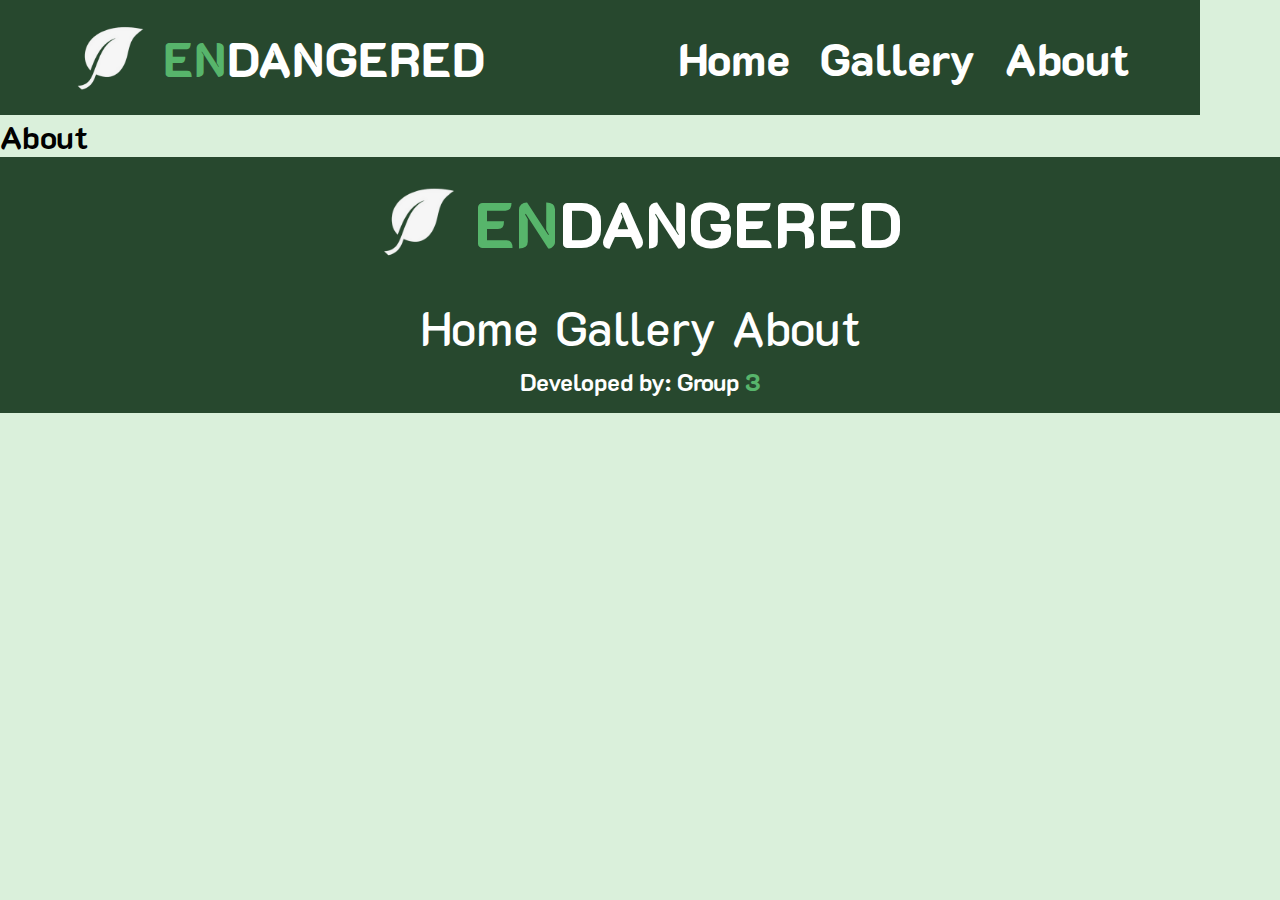
<file: Endangered/About.html>
<!DOCTYPE html>

<html>
<head>
  <meta http-equiv="CONTENT-TYPE" content="text/html; charset=UTF-8">
  <link rel="icon" type="image/png" href="/Endangered/img/favicon.png">
  <link rel="stylesheet" href="style.css">
  <title>About</title>
</head>
<body>
      <nav>
        <div class="logo_name">
          <img class="logo" src="/Endangered/img/Logo-new.png" alt="Logo">
          <h1><b class="hlght">en</b>dangered</h1>
        </div>
          <ul class="nav__links">
            <li> <a href="index.html">Home</a> </li>
            <li> <a href="Gallery.html">Gallery</a> </li>
            <li><a class="abt" href="about.html">About</a></li>
          </ul>
      </nav>    
      
      <h1>About</h1>
    
    <footer>
      <div class="col">
        <div class="foot_top">
          <img class="foot_logo" src="/Endangered/img/Logo-new.png">
          <h1><b class="hlght">en</b>dangered</h1>
        </div>
        <div class="foot_links">
          <ul>
            <li><a href="index.html">Home</a></li>
            <li><a href="Gallery.html">Gallery</a></li>
            <li><a href="About.html">About</a></li>
          </ul>
        </div>
        <div class="foot_cred">
          <h4>Developed by: Group <b class="hlght">3</b></h4>
        </div>
      </div>
    </footer>
</body>
</html>
</file>
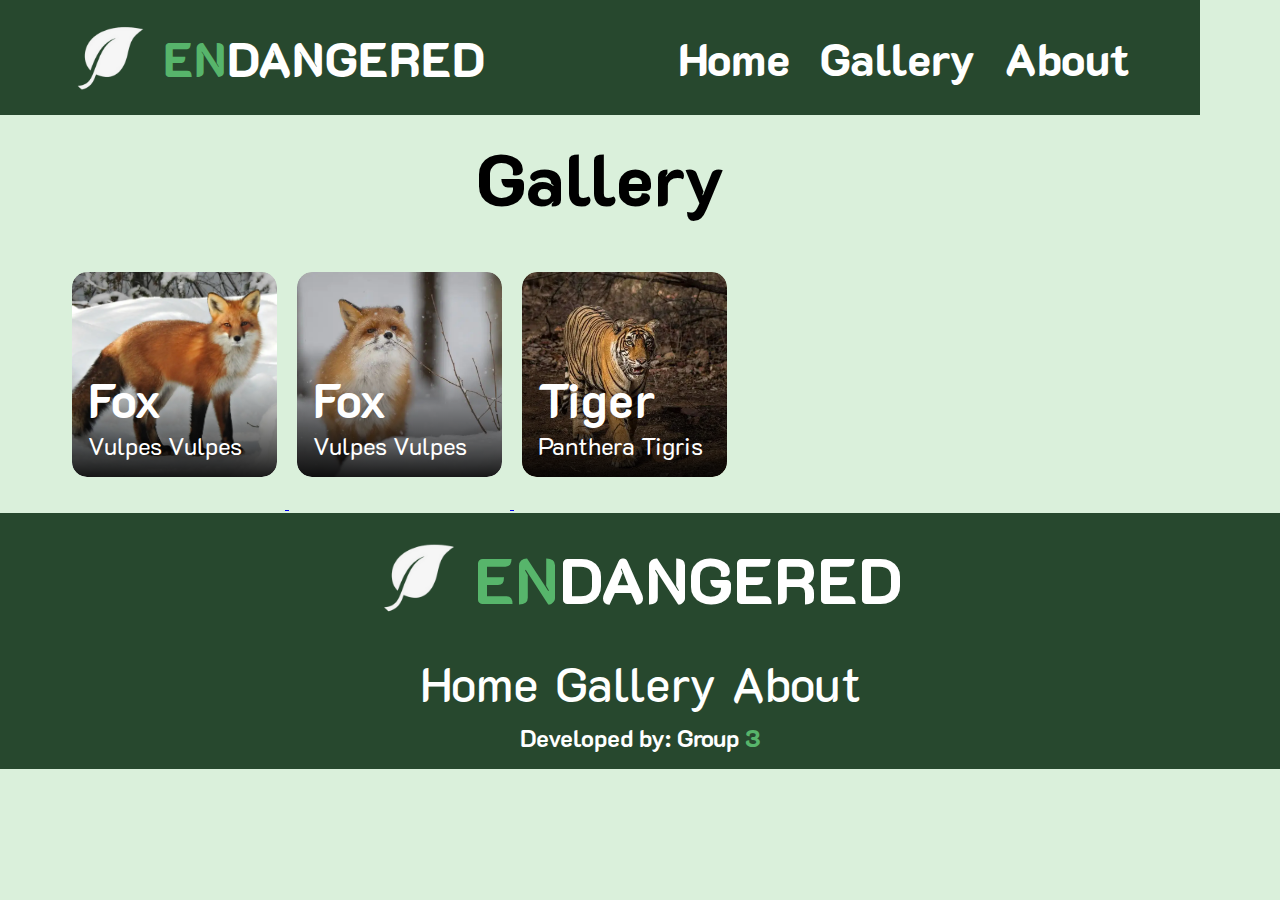
<file: Endangered/Gallery.html>
<!DOCTYPE html>

<html>
<head>
  <meta http-equiv="CONTENT-TYPE" content="text/html; charset=UTF-8">
  <link rel="icon" type="image/png" href="/Endangered/img/favicon.png">
  <link rel="stylesheet" href="style.css">
  <title>Gallery</title>
</head>
<body>
      <nav>
        <div class="logo_name">
          <img class="logo" src="/Endangered/img/Logo-new.png" alt="Logo">
          <h1><b class="hlght">en</b>dangered</h1>
        </div>
          <ul class="nav__links">
            <li> <a href="index.html">Home</a> </li>
            <li> <a href="Gallery.html">Gallery</a> </li>
            <li><a class="abt" href="about.html">About</a></li>
          </ul>
      </nav>    
    
    <div class="gallery">
      <h1 class="gal_name">Gallery</h1>
      
      <a href="/Endangered/Sub_pages/Fox1.html">
        <div class="container">
          <img class="pic" src="/Endangered/img/Fox1.jpg"alt="Fox1">
          <div class="container__body">
            <div class="cont__info">
              <h1 class="cont__title">Fox</h1>
              <p class="cont__subtitle">vulpes vulpes</p>
            </div>
          </div>
        </div>
      </a>
      <a href="#">
        <div class="container">
          <img class="pic" src="/Endangered/img/Fox2.jpg" alt="Fox1">
          <div class="container__body">
            <div class="cont__info">
              <h1 class="cont__title">Fox</h1>
              <p class="cont__subtitle">vulpes vulpes</p>
            </div>
          </div>
        </div>
      </a>
      <a href="/Endangered/Sub_pages/Tiger.html">
        <div class="container">
          <img class="pic" src="/Endangered/img/Tiger.jpg" alt="Fox1">
          <div class="container__body">
            <div class="cont__info">
              <h1 class="cont__title">Tiger</h1>
              <p class="cont__subtitle">Panthera Tigris</p>
            </div>
          </div>
        </div>
      </a>
    </div>
    
    <footer>
      <div class="col">
        <div class="foot_top">
          <img class="foot_logo" src="/Endangered/img/Logo-new.png">
          <h1><b class="hlght">en</b>dangered</h1>
        </div>
        <div class="foot_links">
          <ul>
            <li><a href="index.html">Home</a></li>
            <li><a href="Gallery.html">Gallery</a></li>
            <li><a href="About.html">About</a></li>
          </ul>
        </div>
        <div class="foot_cred">
          <h4>Developed by: Group <b class="hlght">3</b></h4>
        </div>
      </div>
    </footer>
</body>
</html>
</file>
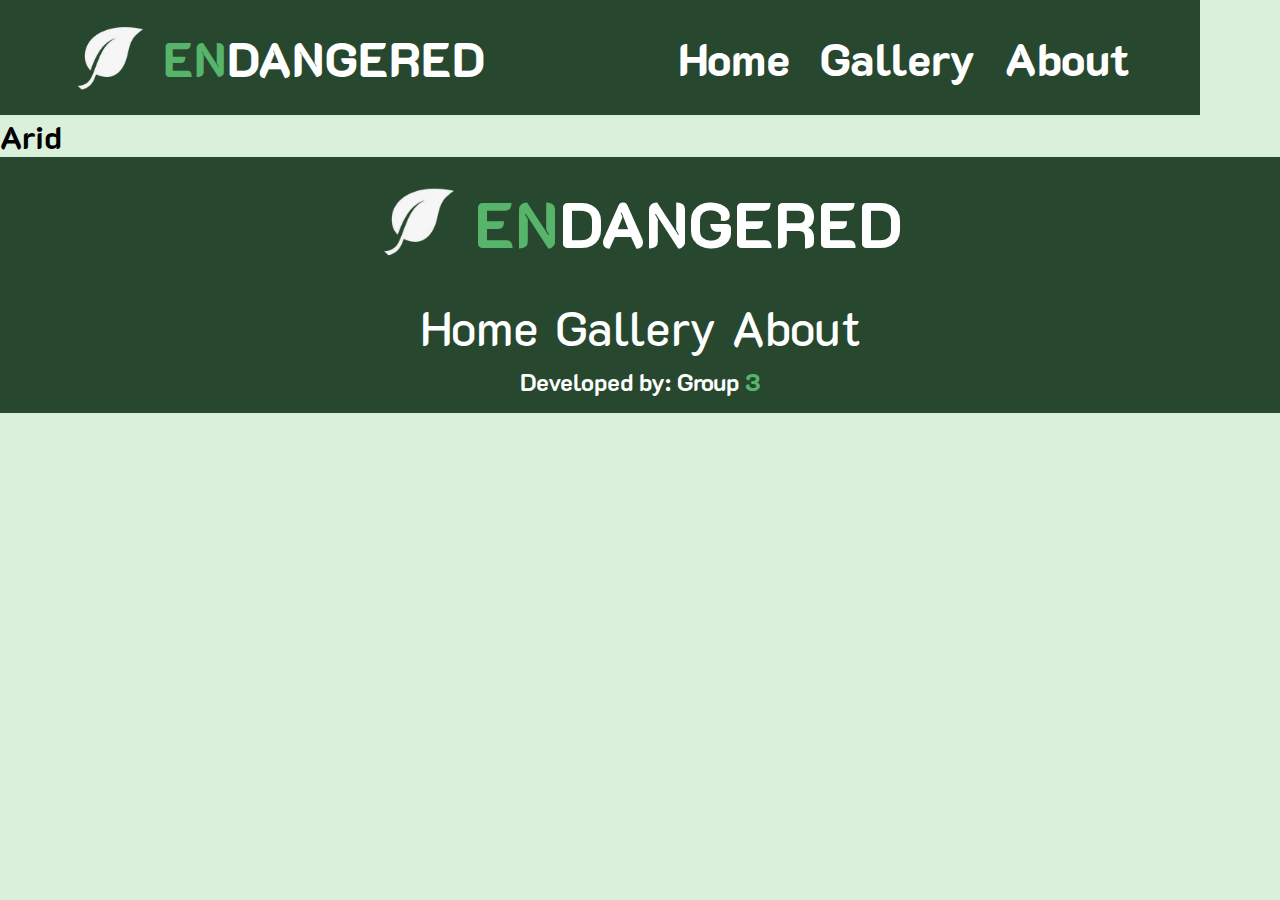
<file: Endangered/Sub_pages/Arid.html>
<!DOCTYPE html>

<html>
<head>
  <meta http-equiv="CONTENT-TYPE" content="text/html; charset=UTF-8">
  <link rel="icon" type="image/png" href="/Endangered/img/favicon.png">
  <link rel="stylesheet" href="/Endangered/style.css">
  <title>Arid</title>
</head>
<body>
      <nav>
        <div class="logo_name">
          <img class="logo" src="/Endangered/img/Logo-new.png" alt="Logo">
          <h1><b class="hlght">en</b>dangered</h1>
        </div>
          <ul class="nav__links">
            <li> <a href="/Endangered/index.html">Home</a> </li>
            <li> <a href="/Endangered/Gallery.html">Gallery</a> </li>
            <li><a class="abt" href="/Endangered/about.html">About</a></li>
          </ul>
      </nav>    
      
      <h1>Arid</h1>
    
    <footer>
      <div class="col">
        <div class="foot_top">
          <img class="foot_logo" src="/Endangered/img/Logo-new.png">
          <h1><b class="hlght">en</b>dangered</h1>
        </div>
        <div class="foot_links">
          <ul>
            <li><a href="/Endangered/index.html">Home</a></li>
            <li><a href="/Endangered/Gallery.html">Gallery</a></li>
            <li><a href="/Endangered/About.html">About</a></li>
          </ul>
        </div>
        <div class="foot_cred">
          <h4>Developed by: Group <b class="hlght">3</b></h4>
        </div>
      </div>
    </footer>
</body>
</html>
</file>
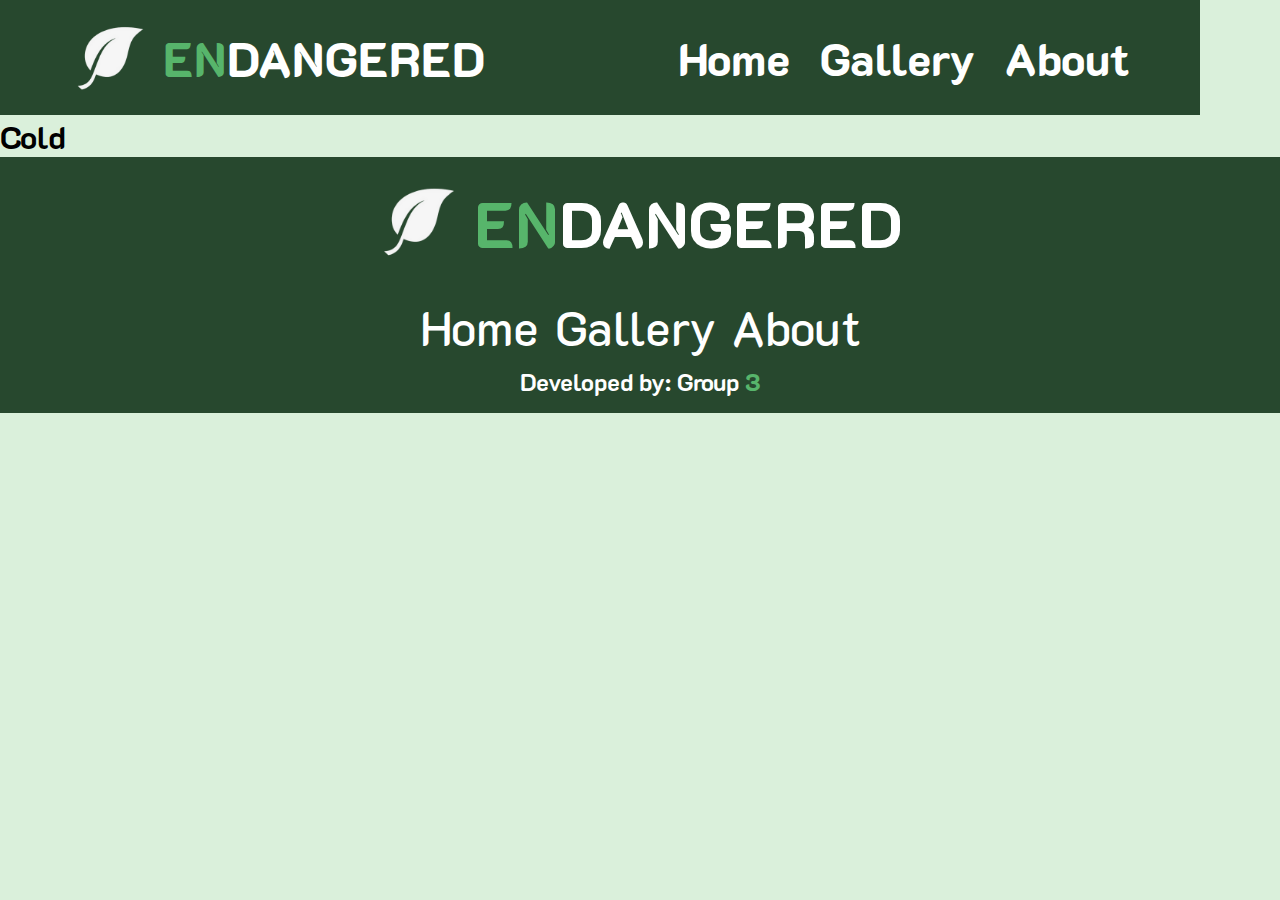
<file: Endangered/Sub_pages/Cold.html>
<!DOCTYPE html>

<html>
<head>
  <meta http-equiv="CONTENT-TYPE" content="text/html; charset=UTF-8">
  <link rel="icon" type="image/png" href="/Endangered/img/favicon.png">
  <link rel="stylesheet" href="/Endangered/style.css">
  <title>Cold</title>
</head>
<body>
      <nav>
        <div class="logo_name">
          <img class="logo" src="/Endangered/img/Logo-new.png" alt="Logo">
          <h1><b class="hlght">en</b>dangered</h1>
        </div>
          <ul class="nav__links">
            <li> <a href="/Endangered/index.html">Home</a> </li>
            <li> <a href="/Endangered/Gallery.html">Gallery</a> </li>
            <li><a class="abt" href="/Endangered/about.html">About</a></li>
          </ul>
      </nav>    
      
      <h1>Cold</h1>
    
    <footer>
      <div class="col">
        <div class="foot_top">
          <img class="foot_logo" src="/Endangered/img/Logo-new.png">
          <h1><b class="hlght">en</b>dangered</h1>
        </div>
        <div class="foot_links">
          <ul>
            <li><a href="/Endangered/index.html">Home</a></li>
            <li><a href="/Endangered/Gallery.html">Gallery</a></li>
            <li><a href="/Endangered/About.html">About</a></li>
          </ul>
        </div>
        <div class="foot_cred">
          <h4>Developed by: Group <b class="hlght">3</b></h4>
        </div>
      </div>
    </footer>
</body>
</html>
</file>
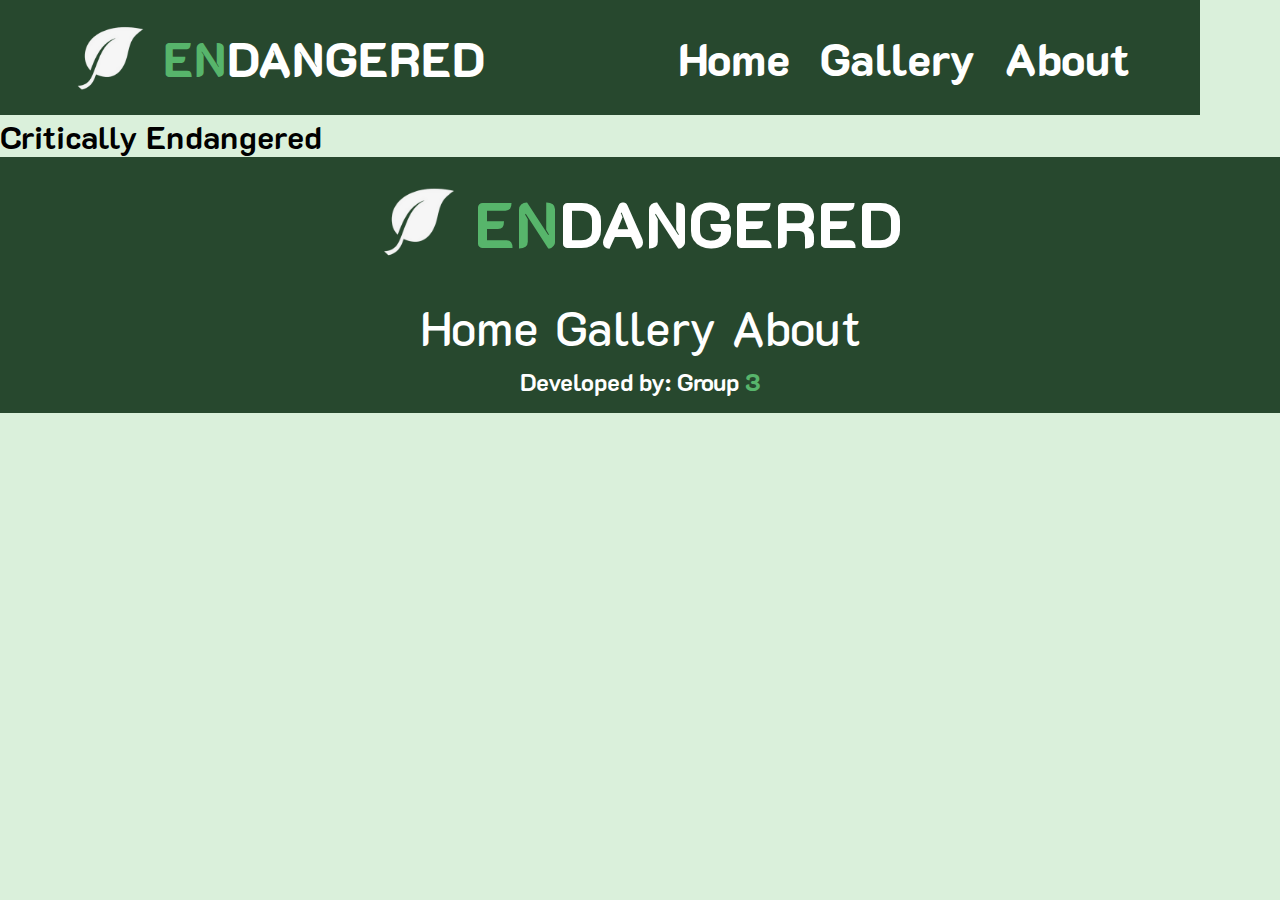
<file: Endangered/Sub_pages/CR.html>
<!DOCTYPE html>

<html>
<head>
  <meta http-equiv="CONTENT-TYPE" content="text/html; charset=UTF-8">
  <link rel="icon" type="image/png" href="/Endangered/img/favicon.png">
  <link rel="stylesheet" href="/Endangered/style.css">
  <title>Critically Endangered</title>
</head>
<body>
      <nav>
        <div class="logo_name">
          <img class="logo" src="/Endangered/img/Logo-new.png" alt="Logo">
          <h1><b class="hlght">en</b>dangered</h1>
        </div>
          <ul class="nav__links">
            <li> <a href="/Endangered/index.html">Home</a> </li>
            <li> <a href="/Endangered/Gallery.html">Gallery</a> </li>
            <li><a class="abt" href="/Endangered/about.html">About</a></li>
          </ul>
      </nav>    
      
      <h1>Critically Endangered</h1>
    
    <footer>
      <div class="col">
        <div class="foot_top">
          <img class="foot_logo" src="/Endangered/img/Logo-new.png">
          <h1><b class="hlght">en</b>dangered</h1>
        </div>
        <div class="foot_links">
          <ul>
            <li><a href="/Endangered/index.html">Home</a></li>
            <li><a href="/Endangered/Gallery.html">Gallery</a></li>
            <li><a href="/Endangered/About.html">About</a></li>
          </ul>
        </div>
        <div class="foot_cred">
          <h4>Developed by: Group <b class="hlght">3</b></h4>
        </div>
      </div>
    </footer>
</body>
</html>
</file>
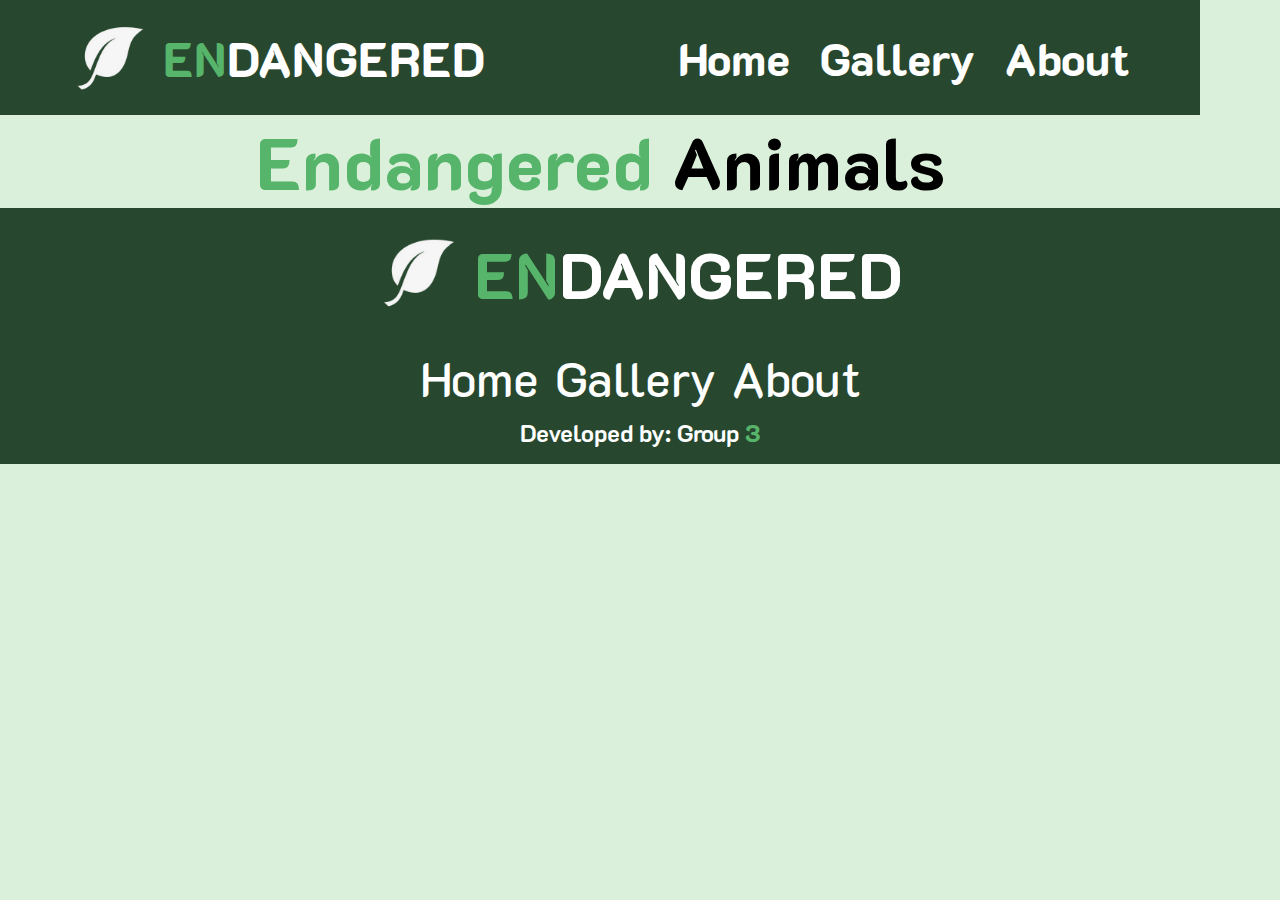
<file: Endangered/Sub_pages/EN.html>
<!DOCTYPE html>

<html>
<head>
  <meta http-equiv="CONTENT-TYPE" content="text/html; charset=UTF-8">
  <link rel="icon" type="image/png" href="/Endangered/img/favicon.png">
  <link rel="stylesheet" href="/Endangered/style.css">
  <title>Endangered</title>
</head>
<body>
      <nav>
        <div class="logo_name">
          <img class="logo" src="/Endangered/img/Logo-new.png" alt="Logo">
          <h1><b class="hlght">en</b>dangered</h1>
        </div>
          <ul class="nav__links">
            <li> <a href="/Endangered/index.html">Home</a> </li>
            <li> <a href="/Endangered/Gallery.html">Gallery</a> </li>
            <li><a class="abt" href="/Endangered/about.html">About</a></li>
          </ul>
      </nav>    
    
    <div class="en_sort">
      <h1><b class="hlght">Endangered </b>Animals</h1>
      
    </div>
    
    <footer>
      <div class="col">
        <div class="foot_top">
          <img class="foot_logo" src="/Endangered/img/Logo-new.png">
          <h1><b class="hlght">en</b>dangered</h1>
        </div>
        <div class="foot_links">
          <ul>
            <li><a href="/Endangered/index.html">Home</a></li>
            <li><a href="/Endangered/Gallery.html">Gallery</a></li>
            <li><a href="/Endangered/About.html">About</a></li>
          </ul>
        </div>
        <div class="foot_cred">
          <h4>Developed by: Group <b class="hlght">3</b></h4>
        </div>
      </div>
    </footer>
</body>
</html>
</file>
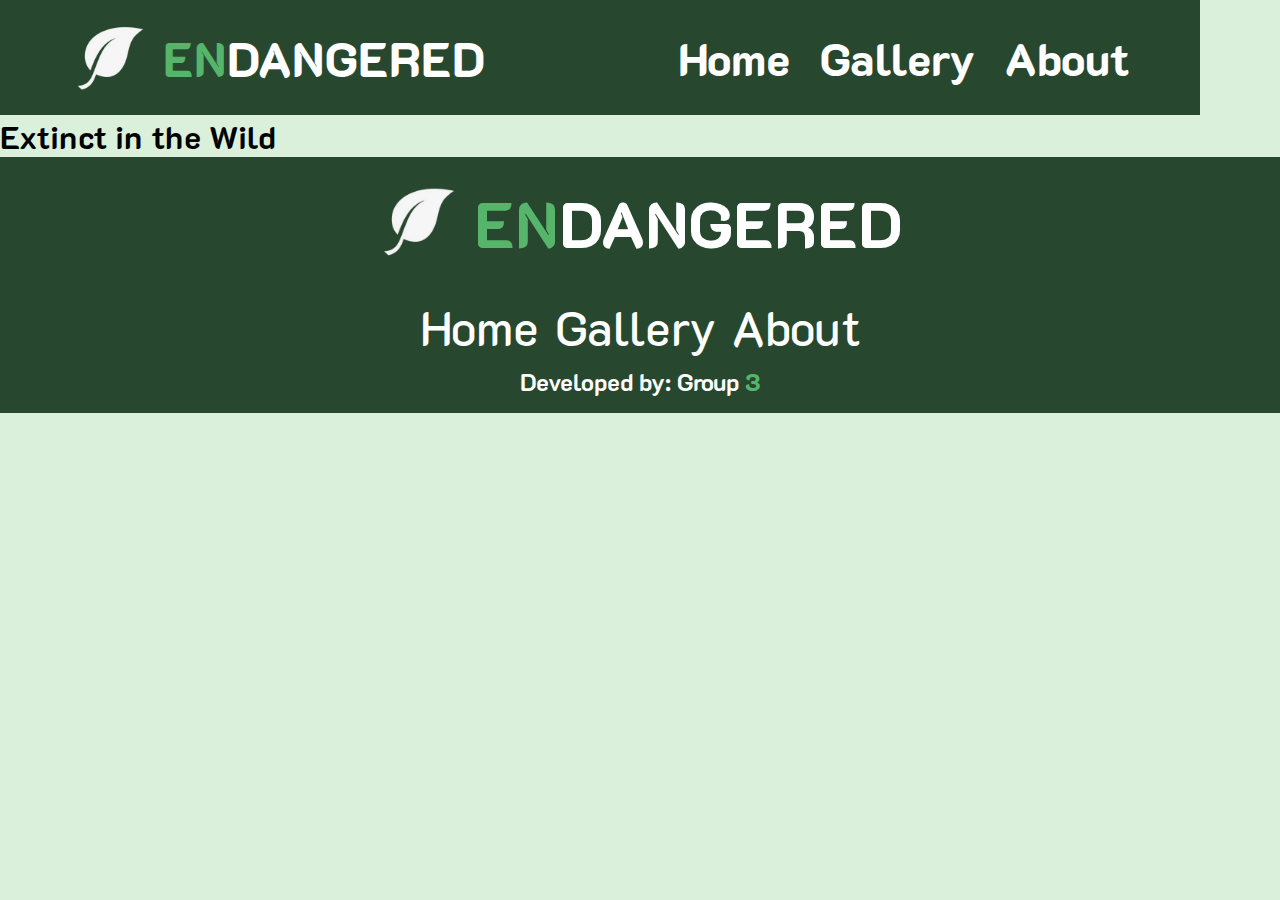
<file: Endangered/Sub_pages/EW.html>
<!DOCTYPE html>

<html>
<head>
  <meta http-equiv="CONTENT-TYPE" content="text/html; charset=UTF-8">
  <link rel="icon" type="image/png" href="/Endangered/img/favicon.png">
  <link rel="stylesheet" href="/Endangered/style.css">
  <title>Extinct in the Wild</title>
</head>
<body>
      <nav>
        <div class="logo_name">
          <img class="logo" src="/Endangered/img/Logo-new.png" alt="Logo">
          <h1><b class="hlght">en</b>dangered</h1>
        </div>
          <ul class="nav__links">
            <li> <a href="/Endangered/index.html">Home</a> </li>
            <li> <a href="/Endangered/Gallery.html">Gallery</a> </li>
            <li><a class="abt" href="/Endangered/about.html">About</a></li>
          </ul>
      </nav>    
      
      <h1>Extinct in the Wild</h1>
    
    <footer>
      <div class="col">
        <div class="foot_top">
          <img class="foot_logo" src="/Endangered/img/Logo-new.png">
          <h1><b class="hlght">en</b>dangered</h1>
        </div>
        <div class="foot_links">
          <ul>
            <li><a href="/Endangered/index.html">Home</a></li>
            <li><a href="/Endangered/Gallery.html">Gallery</a></li>
            <li><a href="/Endangered/About.html">About</a></li>
          </ul>
        </div>
        <div class="foot_cred">
          <h4>Developed by: Group <b class="hlght">3</b></h4>
        </div>
      </div>
    </footer>
</body>
</html>
</file>
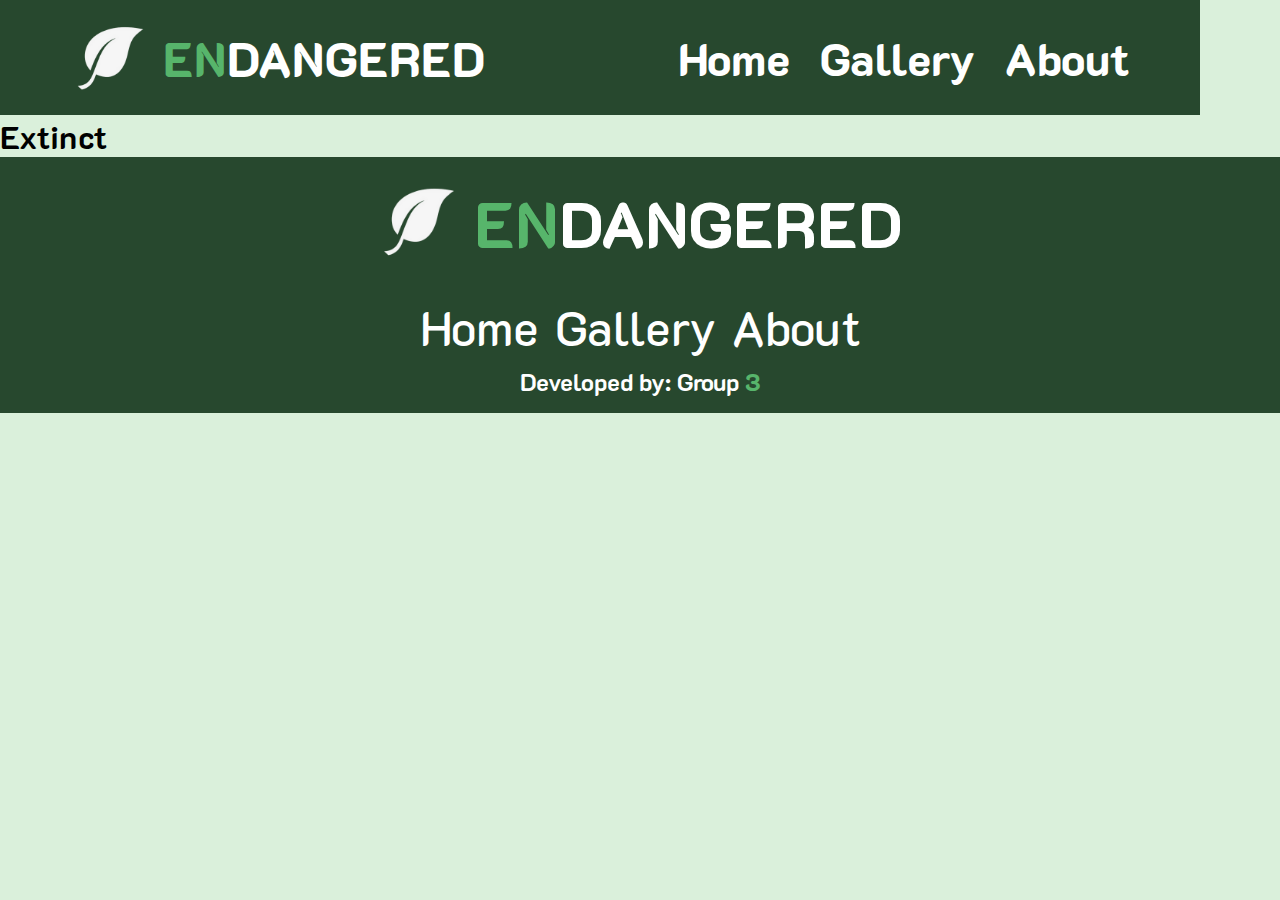
<file: Endangered/Sub_pages/EX.html>
<!DOCTYPE html>

<html>
<head>
  <meta http-equiv="CONTENT-TYPE" content="text/html; charset=UTF-8">
  <link rel="icon" type="image/png" href="/Endangered/img/favicon.png">
  <link rel="stylesheet" href="/Endangered/style.css">
  <title>Extinct</title>
</head>
<body>
      <nav>
        <div class="logo_name">
          <img class="logo" src="/Endangered/img/Logo-new.png" alt="Logo">
          <h1><b class="hlght">en</b>dangered</h1>
        </div>
          <ul class="nav__links">
            <li> <a href="/Endangered/index.html">Home</a> </li>
            <li> <a href="/Endangered/Gallery.html">Gallery</a> </li>
            <li><a class="abt" href="/Endangered/about.html">About</a></li>
          </ul>
      </nav>    
      
      <h1>Extinct</h1>
    
    <footer>
      <div class="col">
        <div class="foot_top">
          <img class="foot_logo" src="/Endangered/img/Logo-new.png">
          <h1><b class="hlght">en</b>dangered</h1>
        </div>
        <div class="foot_links">
          <ul>
            <li><a href="/Endangered/index.html">Home</a></li>
            <li><a href="/Endangered/Gallery.html">Gallery</a></li>
            <li><a href="/Endangered/About.html">About</a></li>
          </ul>
        </div>
        <div class="foot_cred">
          <h4>Developed by: Group <b class="hlght">3</b></h4>
        </div>
      </div>
    </footer>
</body>
</html>
</file>
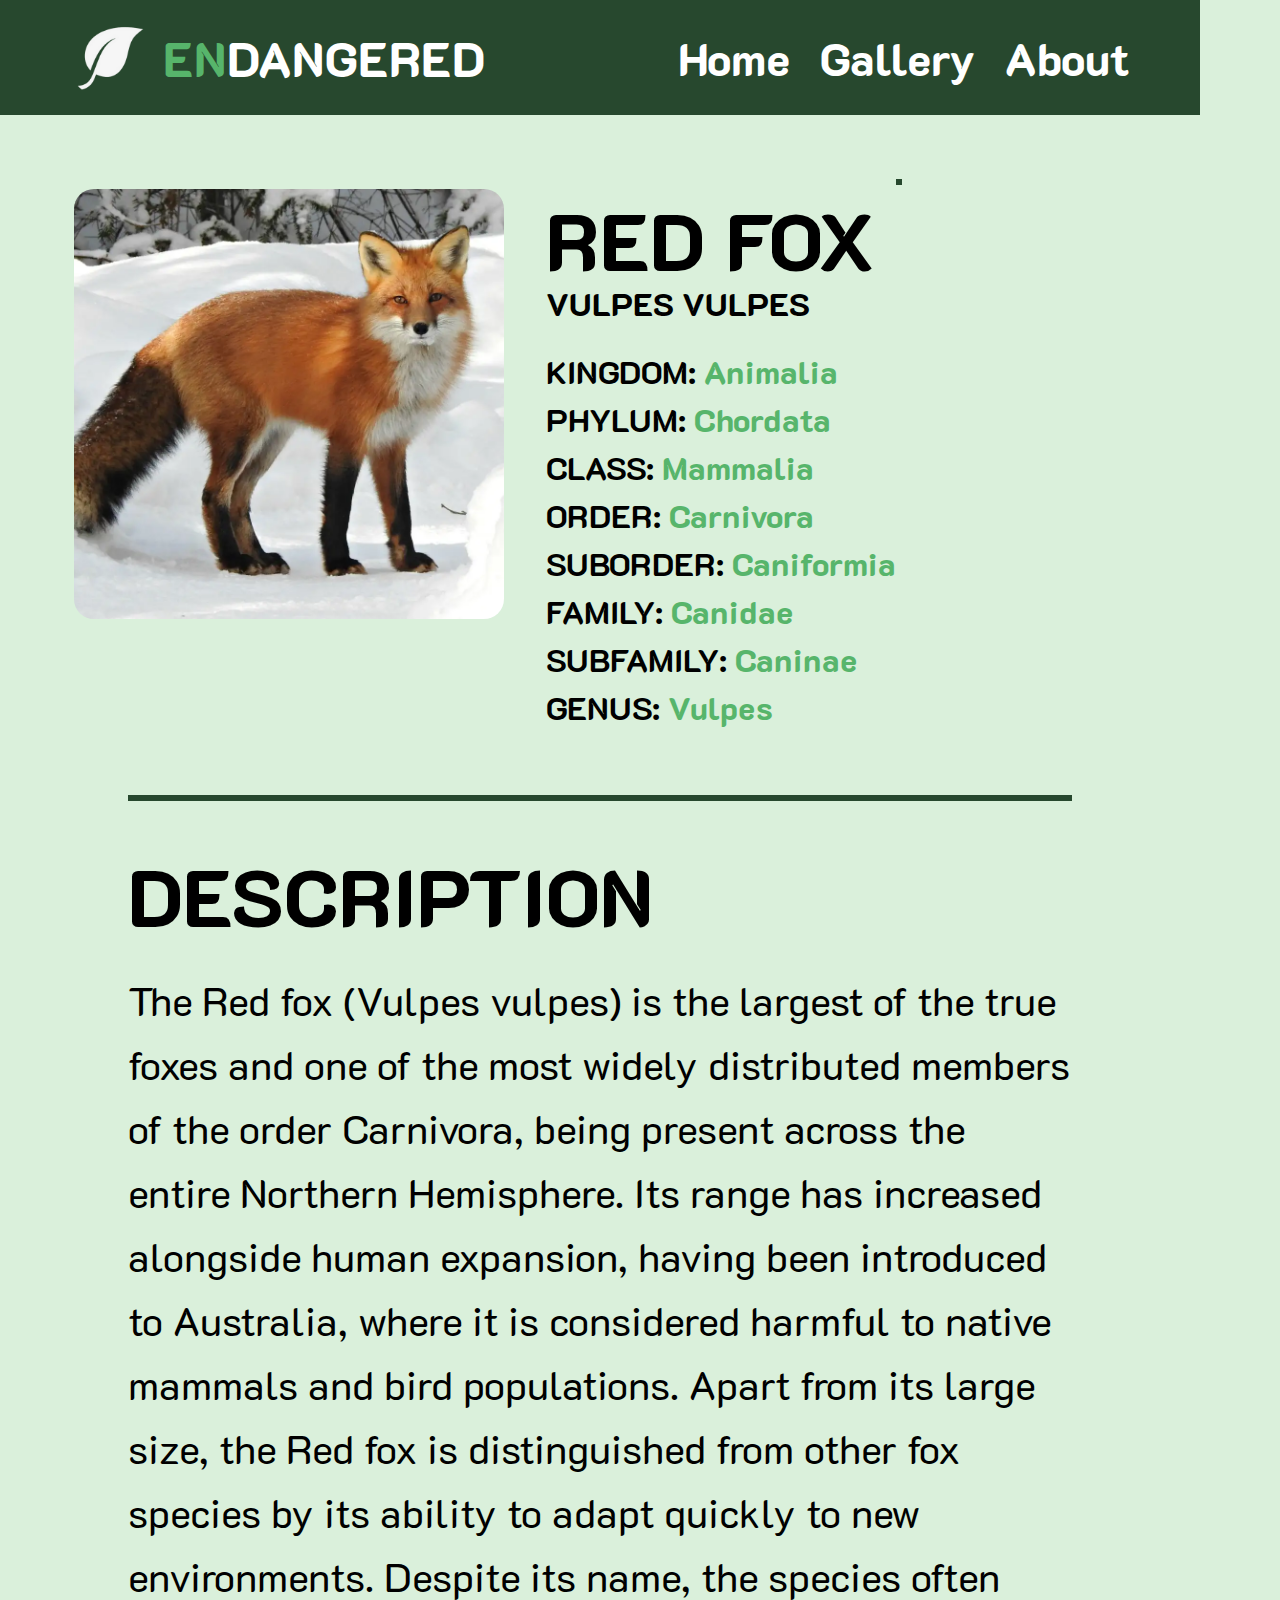
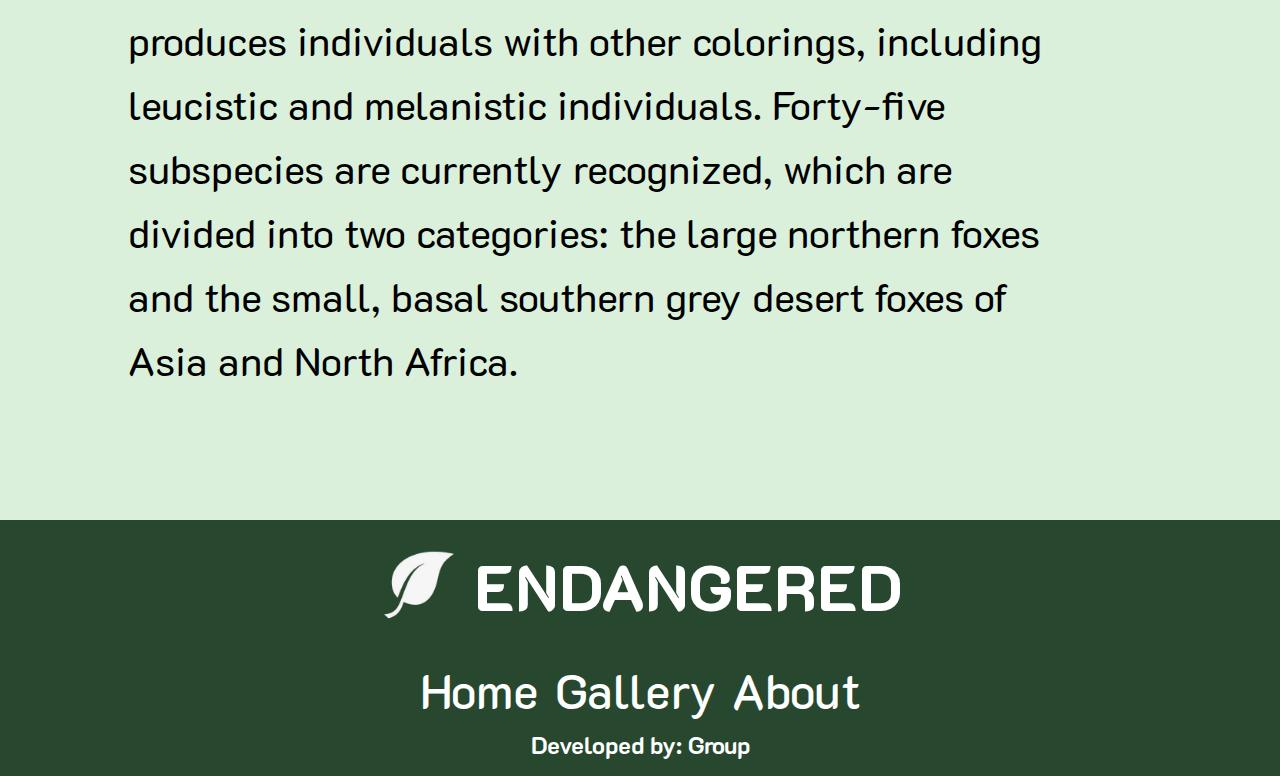
<file: Endangered/Sub_pages/Fox1.html>
<!DOCTYPE html>

<html>
<head>
  <meta http-equiv="CONTENT-TYPE" content="text/html; charset=UTF-8">
  <link rel="icon" type="image/png" href="/Endangered/img/favicon.png">
  <link rel="stylesheet" href="/Endangered/style.css">
  <title>Fox1</title>
</head>
<body>
      <nav>
        <div class="logo_name">
          <img class="logo" src="/Endangered/img/Logo-new.png" alt="Logo">
          <h1><b class="hlght">en</b>dangered</h1>
        </div>
          <ul class="nav__links">
            <li> <a href="/Endangered/index.html">Home</a> </li>
            <li> <a href="/Endangered/Gallery.html">Gallery</a> </li>
            <li><a class="abt" href="/Endangered/About.html">About</a></li>
          </ul>
      </nav>    
      
      <div class="container__large">
        <img class="pic" src="/Endangered/img/Fox1.jpg"alt="Fox1">
        <div class="info">
          <h1 class="name">red fox</h1>
          <h2 class="subname">vulpes vulpes</h2>
          <h4 class="extra">
            Kingdom: <b class="info_h">Animalia</b><br>
            Phylum: <b class="info_h">Chordata</b><br>
            Class: <b class="info_h">Mammalia</b><br>
            Order: <b class="info_h">Carnivora</b><br>
            Suborder: <b class="info_h">Caniformia</b><br>
            Family: <b class="info_h">Canidae</b><br>
            Subfamily: <b class="info_h">Caninae</b><br>
            Genus: <b class="info_h">Vulpes</b><br>
          </h4>
        </div>
        
        <div class="extra2">
          <hr>
        </div>
        
        <div class="desc">
          <hr><br><br>
          <h1>Description</h1><br>
          <p>The Red fox (Vulpes vulpes) is the largest of the true foxes and one of the most widely distributed members of the order Carnivora, being present across the entire Northern Hemisphere. Its range has increased alongside human expansion, having been introduced to Australia, where it is considered harmful to native mammals and bird populations. Apart from its large size, the Red fox is distinguished from other fox species by its ability to adapt quickly to new environments. Despite its name, the species often produces individuals with other colorings, including leucistic and melanistic individuals. Forty-five subspecies are currently recognized, which are divided into two categories: the large northern foxes and the small, basal southern grey desert foxes of Asia and North Africa.</p>
        </div>
      </div>
    <!-- Add randomized 'see more animals' -->
    
    <footer>
      <div class="col">
        <div class="foot_top">
          <img class="foot_logo" src="/Endangered/img/Logo-new.png">
          <h1>endangered</h1>
        </div>
        <div class="foot_links">
          <ul >
            <li> <a href="/Endangered/index.html">Home</a> </li>
            <li> <a href="/Endangered/Gallery.html">Gallery</a> </li>
            <li><a class="abt" href="/Endangered/About.html">About</a></li>
          </ul>
        </div>
        <div class="foot_cred">
          <h4>Developed by: Group <b></b></h4>
        </div>
      </div>
    </footer>
</body>
</html>
</file>
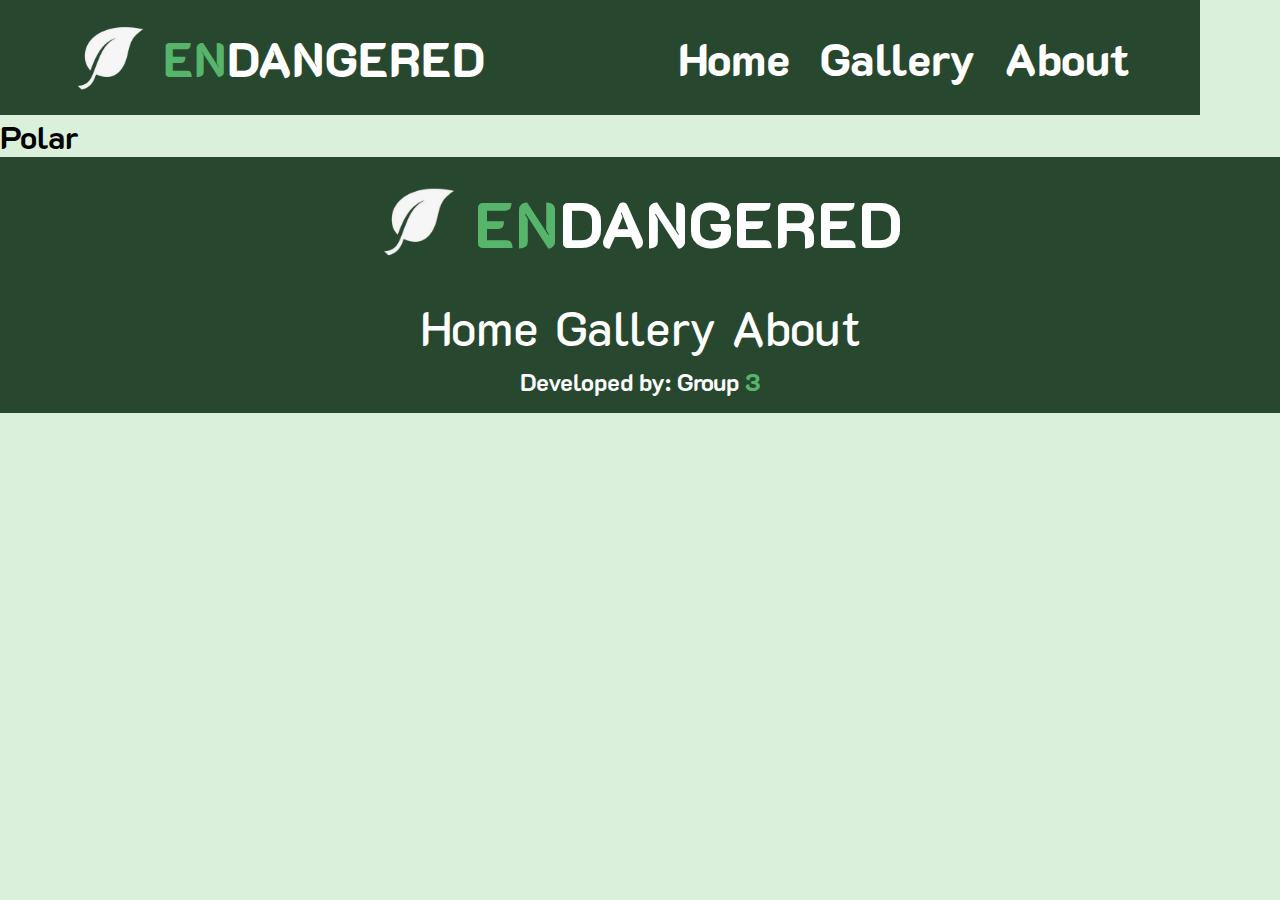
<file: Endangered/Sub_pages/Polar.html>
<!DOCTYPE html>

<html>
<head>
  <meta http-equiv="CONTENT-TYPE" content="text/html; charset=UTF-8">
  <link rel="icon" type="image/png" href="/Endangered/img/favicon.png">
  <link rel="stylesheet" href="/Endangered/style.css">
  <title>Polar</title>
</head>
<body>
      <nav>
        <div class="logo_name">
          <img class="logo" src="/Endangered/img/Logo-new.png" alt="Logo">
          <h1><b class="hlght">en</b>dangered</h1>
        </div>
          <ul class="nav__links">
            <li> <a href="/Endangered/index.html">Home</a> </li>
            <li> <a href="/Endangered/Gallery.html">Gallery</a> </li>
            <li><a class="abt" href="/Endangered/about.html">About</a></li>
          </ul>
      </nav>    
      
      <h1>Polar</h1>
    
    <footer>
      <div class="col">
        <div class="foot_top">
          <img class="foot_logo" src="/Endangered/img/Logo-new.png">
          <h1><b class="hlght">en</b>dangered</h1>
        </div>
        <div class="foot_links">
          <ul>
            <li><a href="/Endangered/index.html">Home</a></li>
            <li><a href="/Endangered/Gallery.html">Gallery</a></li>
            <li><a href="/Endangered/About.html">About</a></li>
          </ul>
        </div>
        <div class="foot_cred">
          <h4>Developed by: Group <b class="hlght">3</b></h4>
        </div>
      </div>
    </footer>
</body>
</html>
</file>
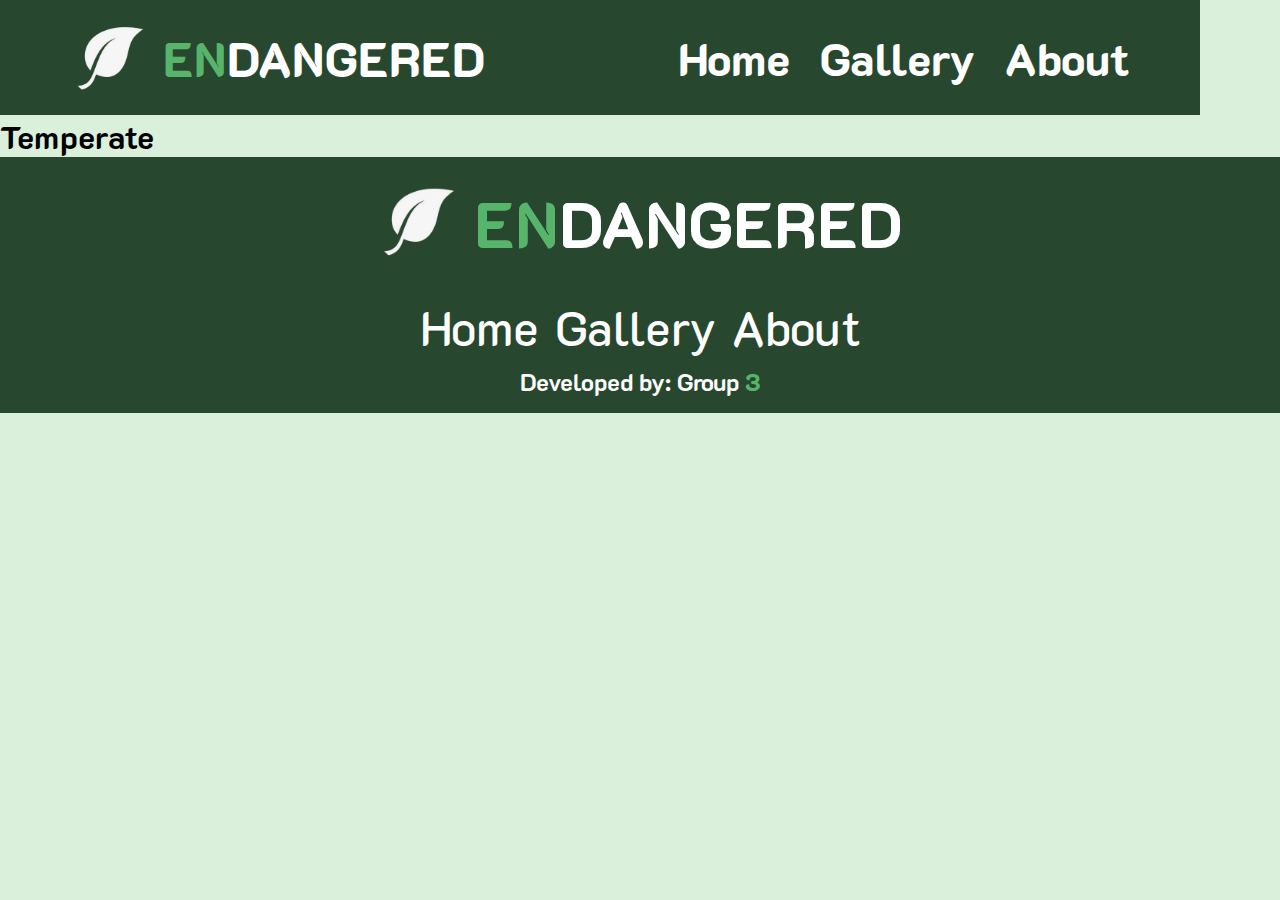
<file: Endangered/Sub_pages/Temperate.html>
<!DOCTYPE html>

<html>
<head>
  <meta http-equiv="CONTENT-TYPE" content="text/html; charset=UTF-8">
  <link rel="icon" type="image/png" href="/Endangered/img/favicon.png">
  <link rel="stylesheet" href="/Endangered/style.css">
  <title>Temperate</title>
</head>
<body>
      <nav>
        <div class="logo_name">
          <img class="logo" src="/Endangered/img/Logo-new.png" alt="Logo">
          <h1><b class="hlght">en</b>dangered</h1>
        </div>
          <ul class="nav__links">
            <li> <a href="/Endangered/index.html">Home</a> </li>
            <li> <a href="/Endangered/Gallery.html">Gallery</a> </li>
            <li><a class="abt" href="/Endangered/about.html">About</a></li>
          </ul>
      </nav>    
      
      <h1>Temperate</h1>
    
    <footer>
      <div class="col">
        <div class="foot_top">
          <img class="foot_logo" src="/Endangered/img/Logo-new.png">
          <h1><b class="hlght">en</b>dangered</h1>
        </div>
        <div class="foot_links">
          <ul>
            <li><a href="/Endangered/index.html">Home</a></li>
            <li><a href="/Endangered/Gallery.html">Gallery</a></li>
            <li><a href="/Endangered/About.html">About</a></li>
          </ul>
        </div>
        <div class="foot_cred">
          <h4>Developed by: Group <b class="hlght">3</b></h4>
        </div>
      </div>
    </footer>
</body>
</html>
</file>
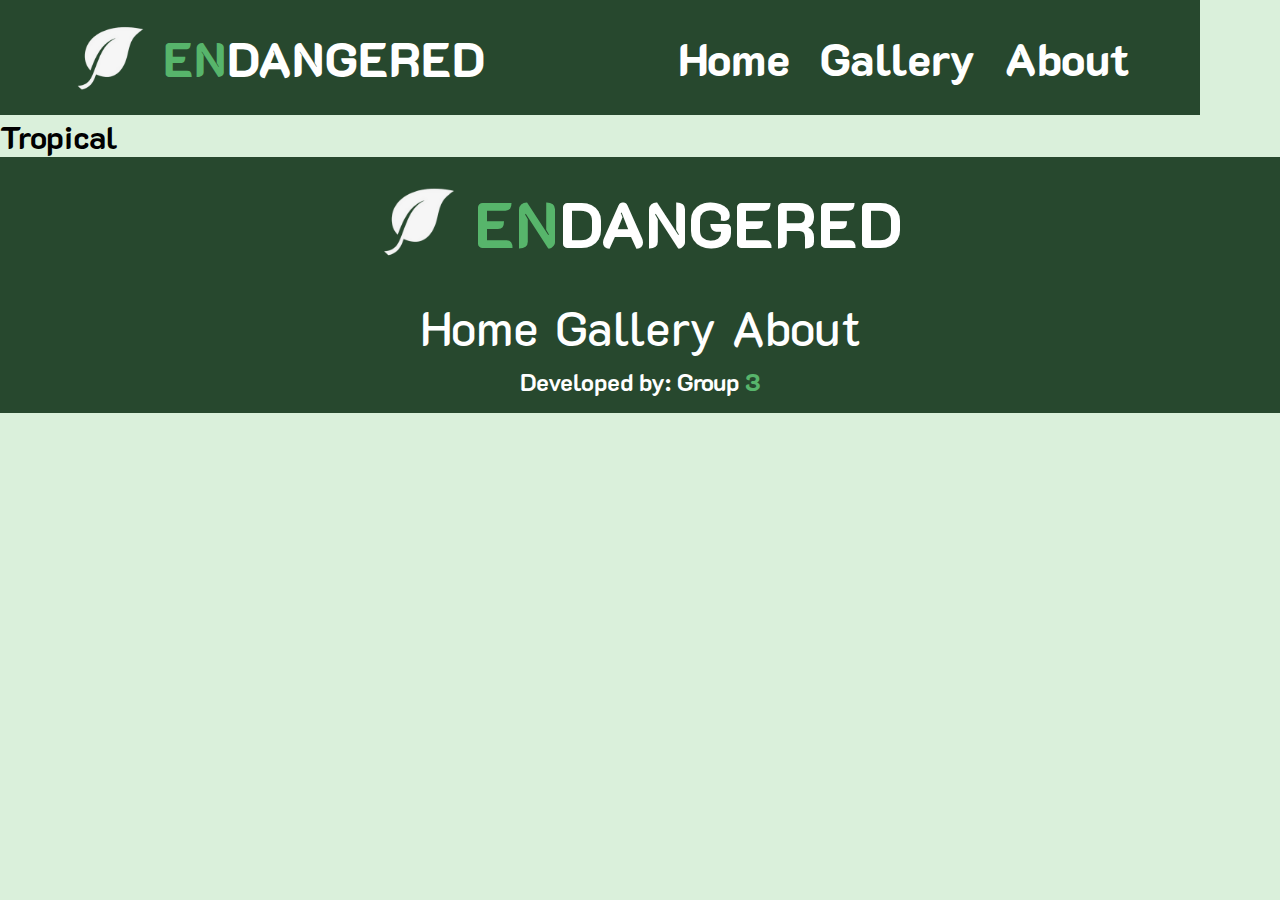
<file: Endangered/Sub_pages/Tropical.html>
<!DOCTYPE html>

<html>
<head>
  <meta http-equiv="CONTENT-TYPE" content="text/html; charset=UTF-8">
  <link rel="icon" type="image/png" href="/Endangered/img/favicon.png">
  <link rel="stylesheet" href="/Endangered/style.css">
  <title>Tropical</title>
</head>
<body>
      <nav>
        <div class="logo_name">
          <img class="logo" src="/Endangered/img/Logo-new.png" alt="Logo">
          <h1><b class="hlght">en</b>dangered</h1>
        </div>
          <ul class="nav__links">
            <li> <a href="/Endangered/index.html">Home</a> </li>
            <li> <a href="/Endangered/Gallery.html">Gallery</a> </li>
            <li><a class="abt" href="/Endangered/about.html">About</a></li>
          </ul>
      </nav>    
      
      <h1>Tropical</h1>
    
    <footer>
      <div class="col">
        <div class="foot_top">
          <img class="foot_logo" src="/Endangered/img/Logo-new.png">
          <h1><b class="hlght">en</b>dangered</h1>
        </div>
        <div class="foot_links">
          <ul>
            <li><a href="/Endangered/index.html">Home</a></li>
            <li><a href="/Endangered/Gallery.html">Gallery</a></li>
            <li><a href="/Endangered/About.html">About</a></li>
          </ul>
        </div>
        <div class="foot_cred">
          <h4>Developed by: Group <b class="hlght">3</b></h4>
        </div>
      </div>
    </footer>
</body>
</html>
</file>
<file: Endangered/style.css>
@import url('https://fonts.googleapis.com/css2?family=K2D:ital,wght@0,400;0,500;0,800;1,400;1,500;1,800&display=swap');

/*
COLORS

60%
e1f0da / rgba(225, 240, 218, 1) 

30%
99bc85 / rgba(153, 188, 133, 1)

10%
50623a / rgba(80, 98, 58, 1)


#DAF0DB / rgba(218, 240, 219, 1)

#27482E / rgba(39, 72, 46, 1)

#57B560 / rgba(87, 181, 96, 1)
*/

* {
  padding: 0;
  margin: 0;
  box-sizing: border-box;
  font-family: 'K2D', system-ui, verdana, monospace;
}

body {
  background-color: #DAF0DB;
  max-width: 1200px;
}

nav {
  position: sticky;
  display: flex;
  justify-content: flex-end;
  align-items: center;
  background-color: #27482E;
  padding: 0px 2.5rem;
  height: 115px;
  width: 100%;
}

.logo_name{
  display: flex;
  margin-right: auto;
  margin-left: 2rem;
  align-items: center;
}

.logo_name h1 {
  letter-spacing: 1;
  text-transform: uppercase;
  font-size: 3rem;
  font-weight: 800;
  color: #fff;
  margin-left: 1rem;
  
}

.logo {
  cursor: pointer;
  height: 75px;
  width: 75px;
  object-fit: cover;
}

.nav__links {
  list-style: none;
  margin-right: 1rem;
}

.nav__links li {
  display: inline-block;
}

.nav__links li a {
  padding: 0px 13px;
  text-decoration: none;
  font-family: K2D, verdana;
  font-weight: 800;
  font-size: 45px;
  color: #fff;
  transition: all 0.2s ease;
}

.nav__links li a:hover, .foot_links li a:hover{
  color: #57B56B;
}

.hero_cont{
  position: relative;
  width: 100%; 
  height: 500px;
  overflow: hidden;
}

.hero_cont img{
  position: absolute;
  top: -60%;
  width: 100%;
  object-fit: cover;
  z-index: -1;
  
}

.hero_body{
  display: flex;
  width: 100%;
  height: 100%;
  background: linear-gradient(rgba(0, 0, 0, 0),rgba(0, 0, 0, 0), rgba(0, 0, 0, 1));
}

.hero_text{
  width: 50%;
  padding: 2rem 4rem;
  display: block;
  /*align-items: center;*/
  color: #fff;
}

.hero_text h1{
  font-size: 6rem;
  font-weight: 800;
  letter-spacing: 1;
  line-height: 1;
  text-shadow: 0 5px 5px #000;
}

.hero_text p{
  padding-top: 2rem;
  font-size: 3rem;
  font-weight: 500;
  text-shadow: 0 5px 5px #000;
}

.hero_en {
  width: 50%;
  display: grid;
  grid-template-columns: repeat(2, 2fr);
  padding: 7rem;
  align-items: center;
  
}

#hero{
  height: 10rem;
  width: 10rem;
  border: 5px solid #000;
  border-radius: 20px;
  box-shadow: 0 0 25px #000;
  background-color: rgba(84, 84, 84, 0.5);
  color: #000;
  font-size: 4rem;
  font-weight: 800;
  
}

.en#hero{
  animation: enhero 16s ease-in infinite;
  animation-delay: 0s;
  
}

.cr#hero {
  animation: crhero 16s ease-in infinite;
  animation-delay: 4s;
  
}

.ew#hero {
  animation: ewhero 16s ease-in infinite;
  animation-delay: 8s;
}

.ex#hero {
  animation: exhero 16s ease-in infinite;
  animation-delay: 12s;
}



@keyframes enhero{
  6.25%{
    background-color: #57B56B;
    color: #fff;
    border-color: #57b56b;
    box-shadow: 0 0 25px #daf0db;
  }
  12.5%{
    background-color: #57B56B;
    color: #fff;
    border-color: #57b56b;
    box-shadow: 0 0 25px #daf0db;
  }
  18.75%{
    background-color: #57B56B;
    color: #fff;
    border-color: #57b56b;
    box-shadow: 0 0 25px #daf0db;
  }
  25%{
    background-color: rgba(121, 121, 121, 0.5);
    color: #000;
    border-color: #000;
    box-shadow: 0 0 25px #000;
  }
}

@keyframes crhero{
  6.25%{
    background-color: #368847;
    color: #fff;
    border-color: #368847;
    box-shadow: 0 0 25px #daf0db;
  }
  12.5%{
    background-color: #368847;
    color: #fff;
    border-color: #368847;
    box-shadow: 0 0 25px #daf0db;
  }
  18.75%{
    background-color: #368847;
    color: #fff;
    border-color: #368847;
    box-shadow: 0 0 25px #daf0db;
  }
  25%{
    background-color: rgba(121, 121, 121, 0.5);
    color: #000;
    border-color: #000;
    box-shadow: 0 0 25px #000;
  }
}

@keyframes ewhero{
  6.25%{
    background-color: #1B5E29;
    color: #fff;
    border-color: #1B5E29;
    box-shadow: 0 0 25px #daf0db;
  }
  12.5%{
    background-color: #1B5E29;
    color: #fff;
    border-color: #1B5E29;
    box-shadow: 0 0 25px #daf0db;
  }
  18.75%{
    background-color: #1B5E29;
    color: #fff;
    border-color: #1B5E29;
    box-shadow: 0 0 25px #daf0db;
  }
  25%{
    background-color: rgba(121, 121, 121, 0.5);
    color: #000;
    border-color: #000;
    box-shadow: 0 0 25px #000;
  }
}

@keyframes exhero{
  6.25%{
    background-color: #0C3715;
    color: #fff;
    border-color: #0C3715;
    box-shadow: 0 0 25px #daf0db;
  }
  12.5%{
    background-color: #0C3715;
    color: #fff;
    border-color: #0C3715;
    box-shadow: 0 0 25px #daf0db;
  }
  18.75%{
    background-color: #0C3715;
    color: #fff;
    border-color: #0C3715;
    box-shadow: 0 0 25px #daf0db;
  }
  25%{
    background-color: rgba(121, 121, 121, 0.5);
    color: #000;
    border-color: #000;
    box-shadow: 0 0 25px #000;
  }
}

/*button{
  transition: all 0.3s ease;
  margin-right: 15px;
  padding: 5px 15px;
  background-color: rgba(80, 98, 58, 0.5);
  color: #8dc16f;
  font-weight: 500;
  border-radius: 10px;
  border: solid 5px rgba(80, 98, 58, 1);
  font-size: 45px;
}

button:hover{
  background-color: #8dc16f;
  color: #fff;
  transform: translateY(10px)
}*/

/*main{
  display: flex;
  justify-content: center;
  overflow-x: auto;
  margin: 55px 15px;
}*/

/*main h1{
  text-align: center;
  position: absolute;
  transform: translateY(-45px);
  font-size: 45px;
}*/

/*main div{
  display: flex;
  background-color: #D4E7C5;
  border-radius: 5%;
  height: 450px;
  width: 350px;
  justify-content: center;
  align-items: center;
  margin: 5px;
}*/

/* Featured */
.hlght {
  color: #57B56B;
}

.featured{
  position: relative;
  padding: 1rem 4rem;
  text-align: center;
  font-size: 2.25rem;
  font-weight: 500;
  font-family: K2D;
  
}

/*.gradient{
  position: absolute;
  top: -1%;
  left: 0;
  width: 100%;
  height: 100%;
  
  background: linear-gradient(0deg, rgba(0, 0, 0, 0), rgba(0, 0, 0, 0), rgba(0, 0, 0, 0), rgba(0, 0, 0, 1));
  z-index: -1;
}

.featured h1{
  margin-top: 15rem;
}*/

.featured .feat {
  margin-top: 2rem;
  display: grid;
  grid-template-columns: repeat(3, 1fr);
  gap: 1rem;
}

.feat .card h4{
  font-size: 3rem;
  font-weight: 800;
}

.feat .card {
  background-color: #daf0db;
  padding: 1rem;
  box-shadow: 0 0 25px rgba(0, 0, 0, 0.4);
  border-radius: 15px;
  transition: all 0.3s ease;
}

.feat .card:hover {
  color: #fff;
  background-color: #57b56b;
  box-shadow: 0px 0px 20px rgba(0, 0, 0, 0.8);
  border-color: #57b56b;
  transform: translateY(-1rem);
}

/*.feat .card button:hover, .feat .card:hover {
  border: 5px solid #fff;
  background-color: #fff;
  color: #57b56b;
}*/

.feat .card img {
  height: 250px;
  width: 250px;
  object-fit: cover;
  border-radius: 15px;
}

.feat .card button {
  margin-top: 1rem;
  padding: 5px 20px;
  font-size: 35px;
  font-weight: 800;
  background-color: #27482e;
  border: 5px solid #27482e;
  border-radius: 15px;
  color: #fff;
  transition: all 0.3s ease;
}

.feat .card:hover button{
  border-color: #fff;
  background-color: #57b56b;
  color: #fff;
}

.feat .card button:hover{
  background-color: #fff;
  color: #57b56b;
}

.stat{
  margin: 0 4rem;
}

.stat h1, .alpha_sort h1, .en_sort h1{
  font-size: 4.5rem;
  font-weight: 800;
  text-align: center;
}
.stat a{
  text-decoration: none;
  color: #000;
}

.stat_card{
  margin: 2rem 0;
  position: relative;
  width: 100%;
  height: 7rem;
  background-color: rgba(218, 240, 219, 0);
  box-shadow: 0 0 25px rgba(0, 0, 0, 0.4);
  border-radius: 15px;
  display: flex;
  justify-content: space-between;
  align-items: center;
  overflow: hidden;
}

.stat_card:hover .stat_card + div{
  transform: scale(10);
  font-size: 4.5rem;
}

.stat_col{
  width: 7rem;
  height: 100%;
  position: relative;
  display: flex;
  align-items: center;
  justify-content: center;
  background-color: #57b56b;
  z-index: -1;
}

.cr{
  background-color: #368847;
}

.ew{
  background-color: #1B5E29;
}

.ex{
  background-color: #0C3715;
}

.stat_smol{
  position: absolute;
  color: #fff;
}

.stat_name{
  padding: 2rem;
  margin-right: auto;
}

.stat_num{
  padding: 2rem;
}

.stat_name, .stat_smol, .stat_num{
  font-size: 3rem;
  font-weight: 800;
}

.habitat#home h1{
  text-align: center;
  text-transform: capitalize;
}

.alpha_sort{
  margin: 0 4rem;
}
.alpha_sort a{
  text-decoration: none;
}

.alpha_cont{
  margin: 2rem 1rem; 
  display: flex;
  flex-wrap: wrap;
  flex-flow: row wrap;
  
}

.alpha{
  width: 9rem;
  height: 9rem;
  margin: 1rem;
  display: flex;
  justify-content: center;
  align-items: center;
  border: none;
  border-radius: 20px;
  box-shadow: 0 0 25px rgba(0, 0, 0, 0.4);
  text-transform: uppercase;
  text-align: center;
  font-size: 4.5rem;
  font-weight: 800;
  color: #000;
  transition: all 0.3s ease;
}

.alpha:hover {
  color: #fff;
  background-color: #57b56b;
  box-shadow: 0px 0px 20px rgba(0, 0, 0, 0.8);
}

footer{
  width: 100%;
  position: absolute;
  bottom: 100;
  background-color: #27482e;
}

/*.col{
  display: flex;
  justify-content: center;
  align-items: center;
}*/

.foot_top{
  display: flex;
  justify-content: center;
  margin: 1.5rem 1rem;
}

.foot_top h1{
  letter-spacing: 1;
  text-transform: uppercase;
  font-size: 4rem;
  font-weight: 800;
  color: #fff;
  margin-left: 1rem;
  align-self: center;
}

.foot_links ul{
  display: flex;
  justify-content: center;
  list-style: none;
}

.foot_links li{
  margin: 0.5rem;
}

.foot_links a{
  color: #fff;
  font-size: 3rem;
  font-weight: 500;
  text-decoration: none;
  transition: all 0.3s ease;
}

.foot_cred{
  display: flex;
  justify-content: center;
  color: #fff;
  font-size: 1.5rem;
  font-weight: 400;
  margin-bottom: 1rem;
}

.foot_logo{
  width: 80px;
  height: 80px;
}

/* Gallery */
.gal_name{
  margin-top: 1rem;
  margin-bottom: 1rem;
  text-align: center;
  font-size: 4.5rem;
  font-weight: 800;
  font-family: K2D;
}

.gallery{
  margin: 0 4rem;
}

.container {
  width: 205px;
  height: 205px;
  display: inline-block;
  align-items: center;
  justify-content: center;
  margin: 2rem 0.5rem;
  position: relative;
  border-radius: 15px;
  overflow: hidden;
  transition: all 0.3s ease;
}

.container img {
  height: 205px;
  width: 205px;
  overflow: hidden;
  object-fit: cover;
  border-radius: 15px;
  transition: all 0.3s ease;

}

.container:hover {
  transform: translateY(-10px);
}

.container:hover img{
  transform: scale(1.25);
}

.container__body {
  position: absolute;
  height: 100%;
  width: 100%;
  top: 0;
  left: 0;
  border-radius: 15px;
  margin-bottom: 0;
  background: linear-gradient(rgba(0, 0, 0, 0), rgba(0, 0, 0, 0), rgba(0, 0, 0, 0.9));
  font-size: 1.5rem;
  text-transform: capitalize;
  color: #fff;
  transition: all 0.3s ease;
}

.container__body .cont__info {
  padding-left: 1rem;
  margin-bottom: 1rem;
  position: absolute;
  bottom: 0;
  left: 0;
  transition: all 0.3s ease;
}

/*Sub-page*/
hr{
  border: solid #27482E;
}

.container__large img {
  width: 450px;
  height: 450px;
  object-fit: cover;
  border-radius: 30px;
  padding: 10px 10px;
  transition: all 0.3s ease;
}

.container__large {
  display: flex;
  flex-wrap: wrap;
  justify-content: flex-start;
  margin: 4rem;
}

.info {
  font-family: K2D, verdana;
  margin-left: 2rem;
  padding-top: 0.5rem;
  letter-spacing: 1;
}

.info .info_h {
  text-align: right;
  text-transform: capitalize;
  color: #57B56B;
}

.info h1, .desc h1, .habitat h1, .ref h1{
  font-size: 5rem;
  font-weight: 800;
  text-transform: uppercase
}

.info .subname{
  text-transform: uppercase;
  font-size: 2rem;
  font-weight: 800;
  line-height: 1.5rem;
  padding-bottom: 2rem;
}

.info .extra{
  line-height: 3rem;
  font-size: 2rem;
  text-transform: uppercase
}

.en_lvl{
  padding: 0 4rem;
}

.population{
  display: flex;
}

.pop1{
  margin-right: 4rem;
}

.en_lvl h1{
  text-transform: uppercase;
  font-size: 3rem;
  font-weight: 800;
}

.en_lvl h2{
  text-transform: capitalize;
  font-size: 3rem;
  font-weight: 500;
  color: #57B56B;
}

.en_cont{
  display: flex;
  justify-content: space-evenly;
  align-content: center;
  padding-top: 2rem;
  margin: 0 10rem;
}

.en_cont a{
  text-decoration: none;
}

.en_cont .en, .en_cont .cr, .en_cont .ew, .en_cont .ex{
  height: 8rem;
  width: 8rem;
  border: 5px solid #000;
  border-radius: 20px;
  font-size: 4rem;
  font-weight: 800;
  color: #000;
  transition: all 0.3s ease;
}

.en, .cr, .ew, .ex{
  display: flex;
  align-items: center;
  justify-content: center;
}

#off{
  background-color: rgba(255, 255, 255, 0);
  color: #000;
}

#off:hover{
  background-color: rgba(0, 0, 0, 0.25);
}

.en#on{
  background-color: #57B56B;
  color: #fff;
  border-color: #57b56b;
}

.cr#on{
  background-color: #368847;
  color: #fff;
  border-color: #368847;
}

.ew#on {
  background-color: #1B5E29;
  color: #fff;
  border-color: #1B5E29;
}

.ex#on {
  background-color: #0C3715;
  color: #fff;
  border-color: #0C3715;
}

.desc, .habitat {
  padding: 4rem;
}

.desc p{
  font-size: 2.5rem;
  font-weight: 400;
  line-height: 4rem;
}

.habitat{
  width: 100%;
  height: 100%;
  overflow: hidden;
}

/*.habicard{
  display: flex;
  justify-content: center;
  align-items: center;
  width: 100%;
  height: 300px;
  margin: 2rem;
  border-radius: 30px;
  overflow: hidden;
}

.habicard img{
  width: 100%;
  height: 100%;
  margin: 2rem 0;
  position: relative;
  border-radius: 30px;
  object-fit: cover;
  overflow: hidden;
  transition: all 0.3s ease;
}*/

.habicard {
  width: 100%;
  height: 205px;
  margin: 2rem 0.5rem;
  position: relative;
  border-radius: 15px;
  overflow: hidden;
  transition: all 0.3s ease;
}

.habicard img {
  height: 205px;
  width: 100%;
  overflow: hidden;
  object-fit: cover;
  border-radius: 15px;
  transition: all 0.3s ease;

}

.habicard_text{
  position: absolute;
  height: 100%;
  width: 100%;
  top: 25%;
  text-shadow: 0 5px 5px #000;
  /*display: flex;
  align-self: center;
  justify-self: center;*/
  margin-bottom: 0;
  text-align: center;
  font-size: 5.5rem;
  font-weight: 800;
  text-transform: capitalize;
  color: #fff;
  transition: all 0.3s ease;
}

.habicard:hover img{
  transform: scale(1.25);
}

#no{
  display: none;
}

.ref{
  padding: 0 4rem;
  padding-bottom: 8rem;
}

.ref h2{
  font-size: 3rem;
  font-weight: 500;
}

.ref a{
  text-decoration: none;
  font-size: 2.5rem;
}
</file>
